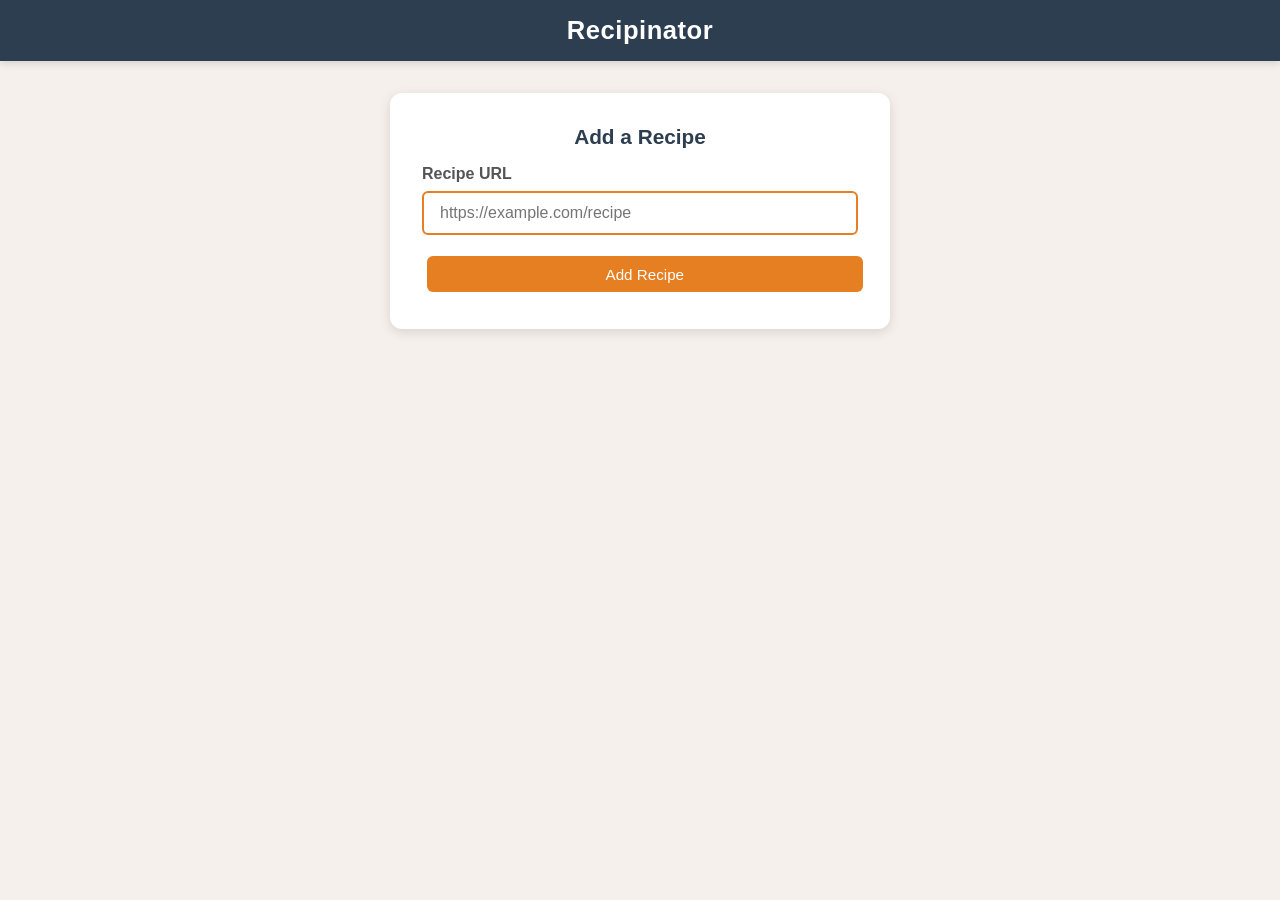
<file: templates/add.html>
<!DOCTYPE html>
<html lang="en">
<head>
    <meta charset="UTF-8">
    <meta name="viewport" content="width=device-width, initial-scale=1.0">
    <title>Add Recipe - Recipinator</title>
    <style>
        *, *::before, *::after { box-sizing: border-box; margin: 0; padding: 0; }

        body {
            font-family: -apple-system, BlinkMacSystemFont, "Segoe UI", Roboto, Helvetica, Arial, sans-serif;
            background: #f5f0eb;
            color: #333;
            min-height: 100vh;
            display: flex;
            flex-direction: column;
            align-items: center;
        }

        header {
            background: #2c3e50;
            color: white;
            padding: 1rem 2rem;
            width: 100%;
            text-align: center;
            box-shadow: 0 2px 8px rgba(0, 0, 0, 0.15);
        }

        header a {
            color: white;
            text-decoration: none;
            font-size: 1.6rem;
            font-weight: 700;
            letter-spacing: 0.5px;
        }

        .card {
            background: white;
            border-radius: 12px;
            box-shadow: 0 3px 12px rgba(0, 0, 0, 0.12);
            padding: 2rem;
            margin: 2rem 1rem;
            width: 100%;
            max-width: 500px;
            text-align: center;
        }

        .card h2 {
            color: #2c3e50;
            margin-bottom: 1rem;
            font-size: 1.3rem;
        }

        .url-display {
            background: #f5f0eb;
            border-radius: 6px;
            padding: 0.6rem 1rem;
            font-size: 0.85rem;
            color: #666;
            word-break: break-all;
            margin-bottom: 1.5rem;
        }

        .spinner {
            width: 40px;
            height: 40px;
            border: 4px solid #eee;
            border-top: 4px solid #e67e22;
            border-radius: 50%;
            animation: spin 0.8s linear infinite;
            margin: 1rem auto;
        }

        @keyframes spin { to { transform: rotate(360deg); } }

        .status-text {
            color: #666;
            margin-top: 0.5rem;
        }

        .success-icon {
            font-size: 3rem;
            margin-bottom: 0.5rem;
        }

        .error-text {
            color: #c0392b;
            margin: 1rem 0;
            line-height: 1.4;
        }

        .recipe-title {
            font-size: 1.1rem;
            font-weight: 600;
            color: #2c3e50;
            margin: 0.5rem 0 1rem;
        }

        .btn {
            display: inline-block;
            padding: 0.6rem 1.5rem;
            border: none;
            border-radius: 6px;
            font-size: 0.95rem;
            cursor: pointer;
            font-weight: 500;
            text-decoration: none;
            transition: background 0.2s;
            margin: 0.3rem;
        }

        .btn-primary { background: #e67e22; color: white; }
        .btn-primary:hover { background: #d35400; }
        .btn-secondary { background: #7f8c8d; color: white; }
        .btn-secondary:hover { background: #6c7a7b; }

        /* Manual input form */
        .manual-form { text-align: left; }

        .manual-form label {
            display: block;
            font-weight: 600;
            margin-bottom: 0.5rem;
            color: #555;
        }

        .manual-form input[type="url"] {
            width: 100%;
            padding: 0.7rem 1rem;
            border: 2px solid #ddd;
            border-radius: 6px;
            font-size: 1rem;
            margin-bottom: 1rem;
        }

        .manual-form input[type="url"]:focus {
            outline: none;
            border-color: #e67e22;
        }

        .hidden { display: none; }
    </style>
</head>
<body>
    <header>
        <a href="/">Recipinator</a>
    </header>

    <!-- Loading state -->
    <div id="state-loading" class="card hidden">
        <h2>Adding Recipe</h2>
        <div class="url-display" id="loading-url"></div>
        <div class="spinner"></div>
        <p class="status-text">Scraping recipe...</p>
    </div>

    <!-- Success state -->
    <div id="state-success" class="card hidden">
        <div class="success-icon">&#10003;</div>
        <h2>Recipe Added!</h2>
        <p class="recipe-title" id="success-title"></p>
        <a href="/" class="btn btn-primary">View in Recipinator</a>
    </div>

    <!-- Error state -->
    <div id="state-error" class="card hidden">
        <h2>Something went wrong</h2>
        <p class="error-text" id="error-message"></p>
        <button class="btn btn-primary" onclick="retryOrGoHome()">Try Again</button>
        <a href="/" class="btn btn-secondary">Back to Recipinator</a>
    </div>

    <!-- Manual input (no ?url= param) -->
    <div id="state-manual" class="card hidden">
        <h2>Add a Recipe</h2>
        <div class="manual-form">
            <label for="manual-url">Recipe URL</label>
            <input type="url" id="manual-url" placeholder="https://example.com/recipe">
            <div id="manual-error" class="error-text hidden"></div>
            <button class="btn btn-primary" onclick="submitManual()" id="btn-manual-submit" style="width:100%;">Add Recipe</button>
        </div>
    </div>

    <script>
        const stateLoading = document.getElementById('state-loading');
        const stateSuccess = document.getElementById('state-success');
        const stateError = document.getElementById('state-error');
        const stateManual = document.getElementById('state-manual');

        const params = new URLSearchParams(window.location.search);
        const recipeUrl = params.get('url');

        if (recipeUrl) {
            addRecipe(recipeUrl);
        } else {
            stateManual.classList.remove('hidden');
            document.getElementById('manual-url').focus();
            document.getElementById('manual-url').addEventListener('keydown', function(e) {
                if (e.key === 'Enter') submitManual();
            });
        }

        async function addRecipe(url) {
            showState('loading');
            document.getElementById('loading-url').textContent = url;

            try {
                const res = await fetch('/api/recipes', {
                    method: 'POST',
                    headers: { 'Content-Type': 'application/json' },
                    body: JSON.stringify({ url: url }),
                });

                const data = await res.json();

                if (!res.ok) {
                    throw new Error(data.error || 'Failed to add recipe');
                }

                showState('success');
                document.getElementById('success-title').textContent = data.title;
            } catch (err) {
                showState('error');
                document.getElementById('error-message').textContent = err.message;
            }
        }

        function submitManual() {
            const input = document.getElementById('manual-url');
            const errorDiv = document.getElementById('manual-error');
            const url = input.value.trim();

            if (!url) {
                errorDiv.textContent = 'Please enter a URL.';
                errorDiv.classList.remove('hidden');
                return;
            }

            errorDiv.classList.add('hidden');
            addRecipe(url);
        }

        function showState(state) {
            stateLoading.classList.add('hidden');
            stateSuccess.classList.add('hidden');
            stateError.classList.add('hidden');
            stateManual.classList.add('hidden');

            document.getElementById('state-' + state).classList.remove('hidden');
        }

        function retryOrGoHome() {
            if (recipeUrl) {
                addRecipe(recipeUrl);
            } else {
                showState('manual');
            }
        }
    </script>
</body>
</html>
</file>
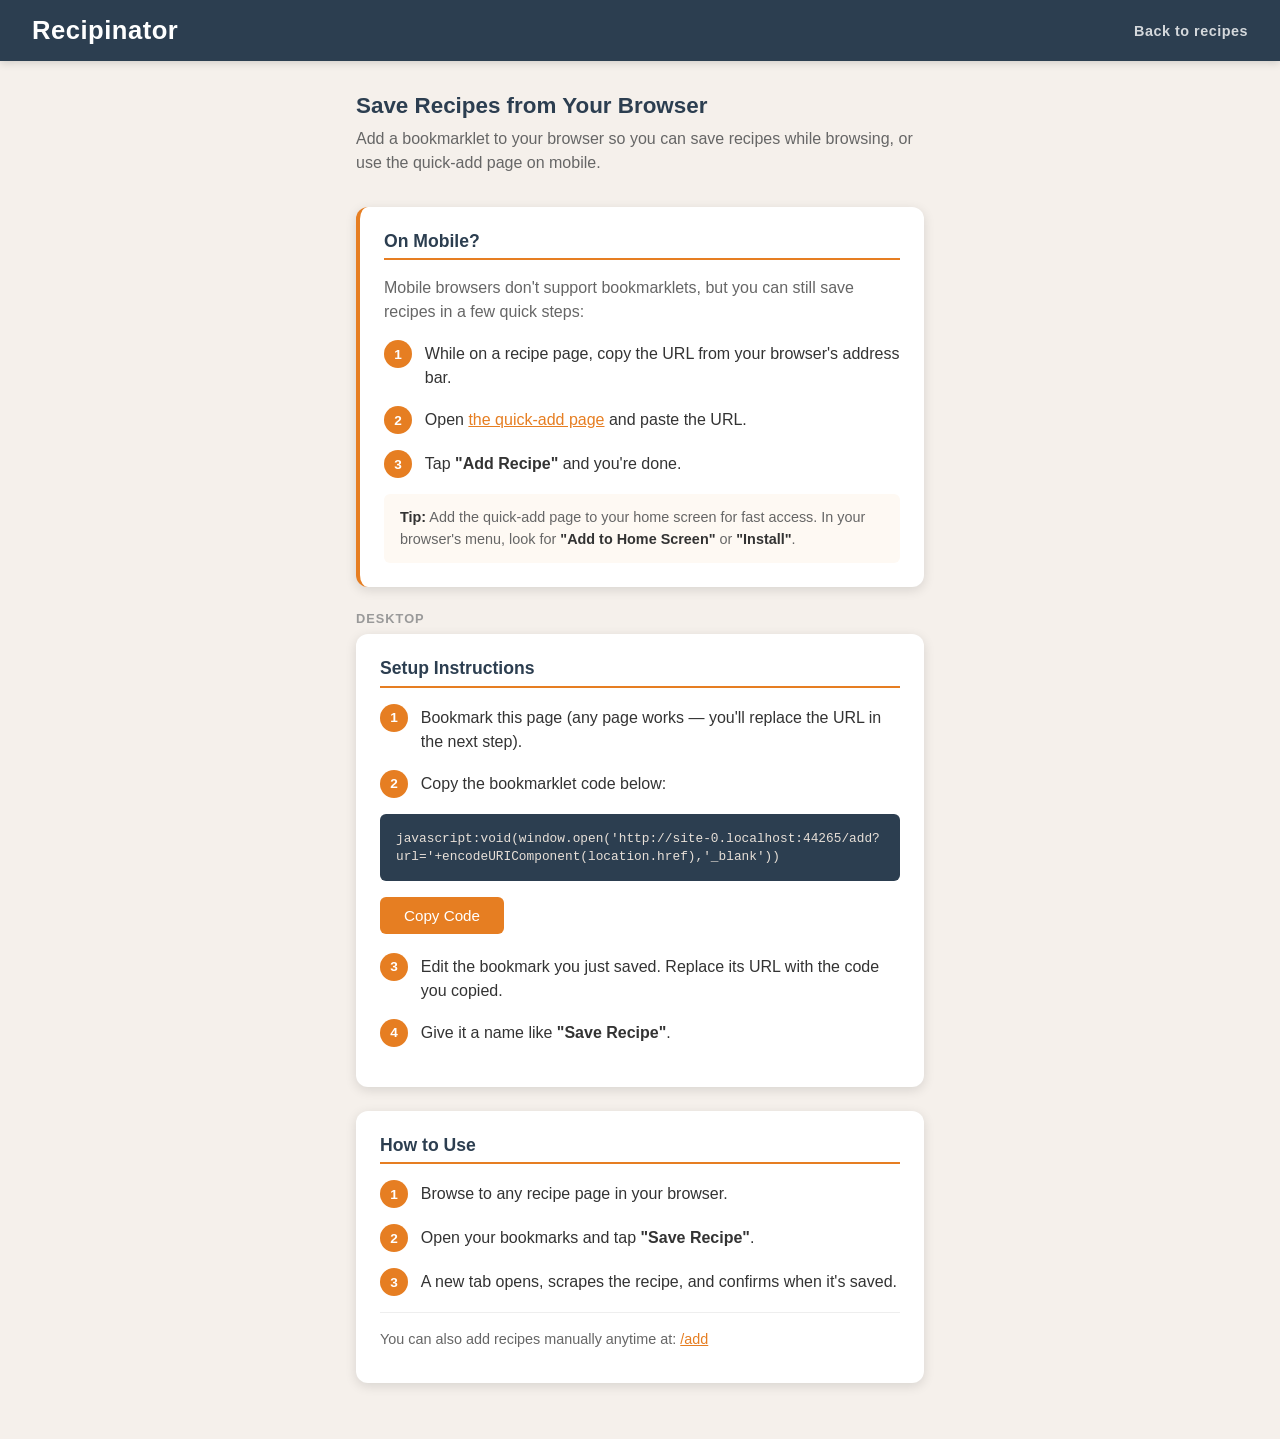
<file: templates/bookmarklet.html>
<!DOCTYPE html>
<html lang="en">
<head>
    <meta charset="UTF-8">
    <meta name="viewport" content="width=device-width, initial-scale=1.0">
    <title>Bookmarklet - Recipinator</title>
    <style>
        *, *::before, *::after { box-sizing: border-box; margin: 0; padding: 0; }

        body {
            font-family: -apple-system, BlinkMacSystemFont, "Segoe UI", Roboto, Helvetica, Arial, sans-serif;
            background: #f5f0eb;
            color: #333;
            min-height: 100vh;
        }

        header {
            background: #2c3e50;
            color: white;
            padding: 1rem 2rem;
            display: flex;
            align-items: center;
            justify-content: space-between;
            box-shadow: 0 2px 8px rgba(0, 0, 0, 0.15);
        }

        header a {
            color: white;
            text-decoration: none;
            font-size: 1.6rem;
            font-weight: 700;
            letter-spacing: 0.5px;
        }

        .back-link {
            color: rgba(255,255,255,0.8);
            text-decoration: none;
            font-size: 0.9rem;
        }

        .back-link:hover { color: white; }

        .container {
            max-width: 600px;
            margin: 0 auto;
            padding: 2rem 1rem;
        }

        h2 {
            color: #2c3e50;
            margin-bottom: 0.5rem;
            font-size: 1.4rem;
        }

        .intro {
            color: #666;
            margin-bottom: 2rem;
            line-height: 1.5;
        }

        .card {
            background: white;
            border-radius: 12px;
            box-shadow: 0 3px 12px rgba(0, 0, 0, 0.12);
            padding: 1.5rem;
            margin-bottom: 1.5rem;
        }

        .card h3 {
            color: #2c3e50;
            font-size: 1.1rem;
            margin-bottom: 1rem;
            padding-bottom: 0.4rem;
            border-bottom: 2px solid #e67e22;
        }

        .step {
            display: flex;
            gap: 0.8rem;
            margin-bottom: 1rem;
        }

        .step-num {
            flex-shrink: 0;
            width: 28px;
            height: 28px;
            background: #e67e22;
            color: white;
            border-radius: 50%;
            display: flex;
            align-items: center;
            justify-content: center;
            font-weight: 700;
            font-size: 0.85rem;
        }

        .step-text {
            line-height: 1.5;
            padding-top: 2px;
        }

        .code-box {
            background: #2c3e50;
            color: #e8e0d8;
            border-radius: 6px;
            padding: 1rem;
            font-family: monospace;
            font-size: 0.8rem;
            word-break: break-all;
            line-height: 1.4;
            margin: 1rem 0;
            position: relative;
        }

        .btn {
            display: inline-block;
            padding: 0.6rem 1.5rem;
            border: none;
            border-radius: 6px;
            font-size: 0.95rem;
            cursor: pointer;
            font-weight: 500;
            text-decoration: none;
            transition: background 0.2s;
        }

        .btn-primary { background: #e67e22; color: white; }
        .btn-primary:hover { background: #d35400; }

        .copy-feedback {
            color: #27ae60;
            font-weight: 600;
            margin-left: 0.5rem;
            display: none;
        }

        .alt-method {
            margin-top: 1rem;
            padding-top: 1rem;
            border-top: 1px solid #eee;
        }

        .alt-method p {
            color: #666;
            font-size: 0.9rem;
            line-height: 1.5;
            margin-bottom: 0.5rem;
        }

        .manual-link {
            color: #e67e22;
            font-weight: 500;
        }

        .manual-link:hover { text-decoration: underline; }

        .mobile-card {
            border-left: 4px solid #e67e22;
        }

        .mobile-card h3 {
            color: #2c3e50;
            font-size: 1.1rem;
            margin-bottom: 1rem;
            padding-bottom: 0.4rem;
            border-bottom: 2px solid #e67e22;
        }

        .tip {
            background: #fef9f3;
            border-radius: 6px;
            padding: 0.8rem 1rem;
            margin-top: 1rem;
            font-size: 0.9rem;
            color: #666;
            line-height: 1.5;
        }

        .tip strong {
            color: #333;
        }

        .section-label {
            font-size: 0.8rem;
            text-transform: uppercase;
            letter-spacing: 1px;
            color: #999;
            font-weight: 600;
            margin-bottom: 0.5rem;
        }
    </style>
</head>
<body>
    <header>
        <a href="/">Recipinator</a>
        <a href="/" class="back-link">Back to recipes</a>
    </header>

    <div class="container">
        <h2>Save Recipes from Your Browser</h2>
        <p class="intro">
            Add a bookmarklet to your browser so you can save recipes while browsing, or use the
            quick-add page on mobile.
        </p>

        <div class="card mobile-card">
            <h3>On Mobile?</h3>
            <p style="color: #666; line-height: 1.5; margin-bottom: 1rem;">
                Mobile browsers don't support bookmarklets, but you can still save recipes in a few quick steps:
            </p>

            <div class="step">
                <div class="step-num">1</div>
                <div class="step-text">
                    While on a recipe page, copy the URL from your browser's address bar.
                </div>
            </div>

            <div class="step">
                <div class="step-num">2</div>
                <div class="step-text">
                    Open <a class="manual-link" id="add-link-mobile" href="/add">the quick-add page</a>
                    and paste the URL.
                </div>
            </div>

            <div class="step">
                <div class="step-num">3</div>
                <div class="step-text">
                    Tap <strong>"Add Recipe"</strong> and you're done.
                </div>
            </div>

            <div class="tip">
                <strong>Tip:</strong> Add the quick-add page to your home screen for fast access.
                In your browser's menu, look for <strong>"Add to Home Screen"</strong> or
                <strong>"Install"</strong>.
            </div>
        </div>

        <p class="section-label">Desktop</p>

        <div class="card">
            <h3>Setup Instructions</h3>

            <div class="step">
                <div class="step-num">1</div>
                <div class="step-text">
                    Bookmark this page (any page works — you'll replace the URL in the next step).
                </div>
            </div>

            <div class="step">
                <div class="step-num">2</div>
                <div class="step-text">
                    Copy the bookmarklet code below:
                </div>
            </div>

            <div class="code-box" id="bookmarklet-code"></div>

            <button class="btn btn-primary" onclick="copyCode()">Copy Code</button>
            <span class="copy-feedback" id="copy-feedback">Copied!</span>

            <div class="step" style="margin-top: 1.2rem;">
                <div class="step-num">3</div>
                <div class="step-text">
                    Edit the bookmark you just saved. Replace its URL with the code you copied.
                </div>
            </div>

            <div class="step">
                <div class="step-num">4</div>
                <div class="step-text">
                    Give it a name like <strong>"Save Recipe"</strong>.
                </div>
            </div>
        </div>

        <div class="card">
            <h3>How to Use</h3>

            <div class="step">
                <div class="step-num">1</div>
                <div class="step-text">
                    Browse to any recipe page in your browser.
                </div>
            </div>

            <div class="step">
                <div class="step-num">2</div>
                <div class="step-text">
                    Open your bookmarks and tap <strong>"Save Recipe"</strong>.
                </div>
            </div>

            <div class="step">
                <div class="step-num">3</div>
                <div class="step-text">
                    A new tab opens, scrapes the recipe, and confirms when it's saved.
                </div>
            </div>

            <div class="alt-method">
                <p>
                    You can also add recipes manually anytime at:
                    <a class="manual-link" id="add-link" href="/add">/add</a>
                </p>
            </div>
        </div>
    </div>

    <script>
        const origin = window.location.origin;
        const code = "javascript:void(window.open('" + origin + "/add?url='+encodeURIComponent(location.href),'_blank'))";

        document.getElementById('bookmarklet-code').textContent = code;
        document.getElementById('add-link').href = origin + '/add';
        document.getElementById('add-link-mobile').href = origin + '/add';

        function copyCode() {
            navigator.clipboard.writeText(code).then(function() {
                const feedback = document.getElementById('copy-feedback');
                feedback.style.display = 'inline';
                setTimeout(function() { feedback.style.display = 'none'; }, 2000);
            });
        }
    </script>
</body>
</html>
</file>
